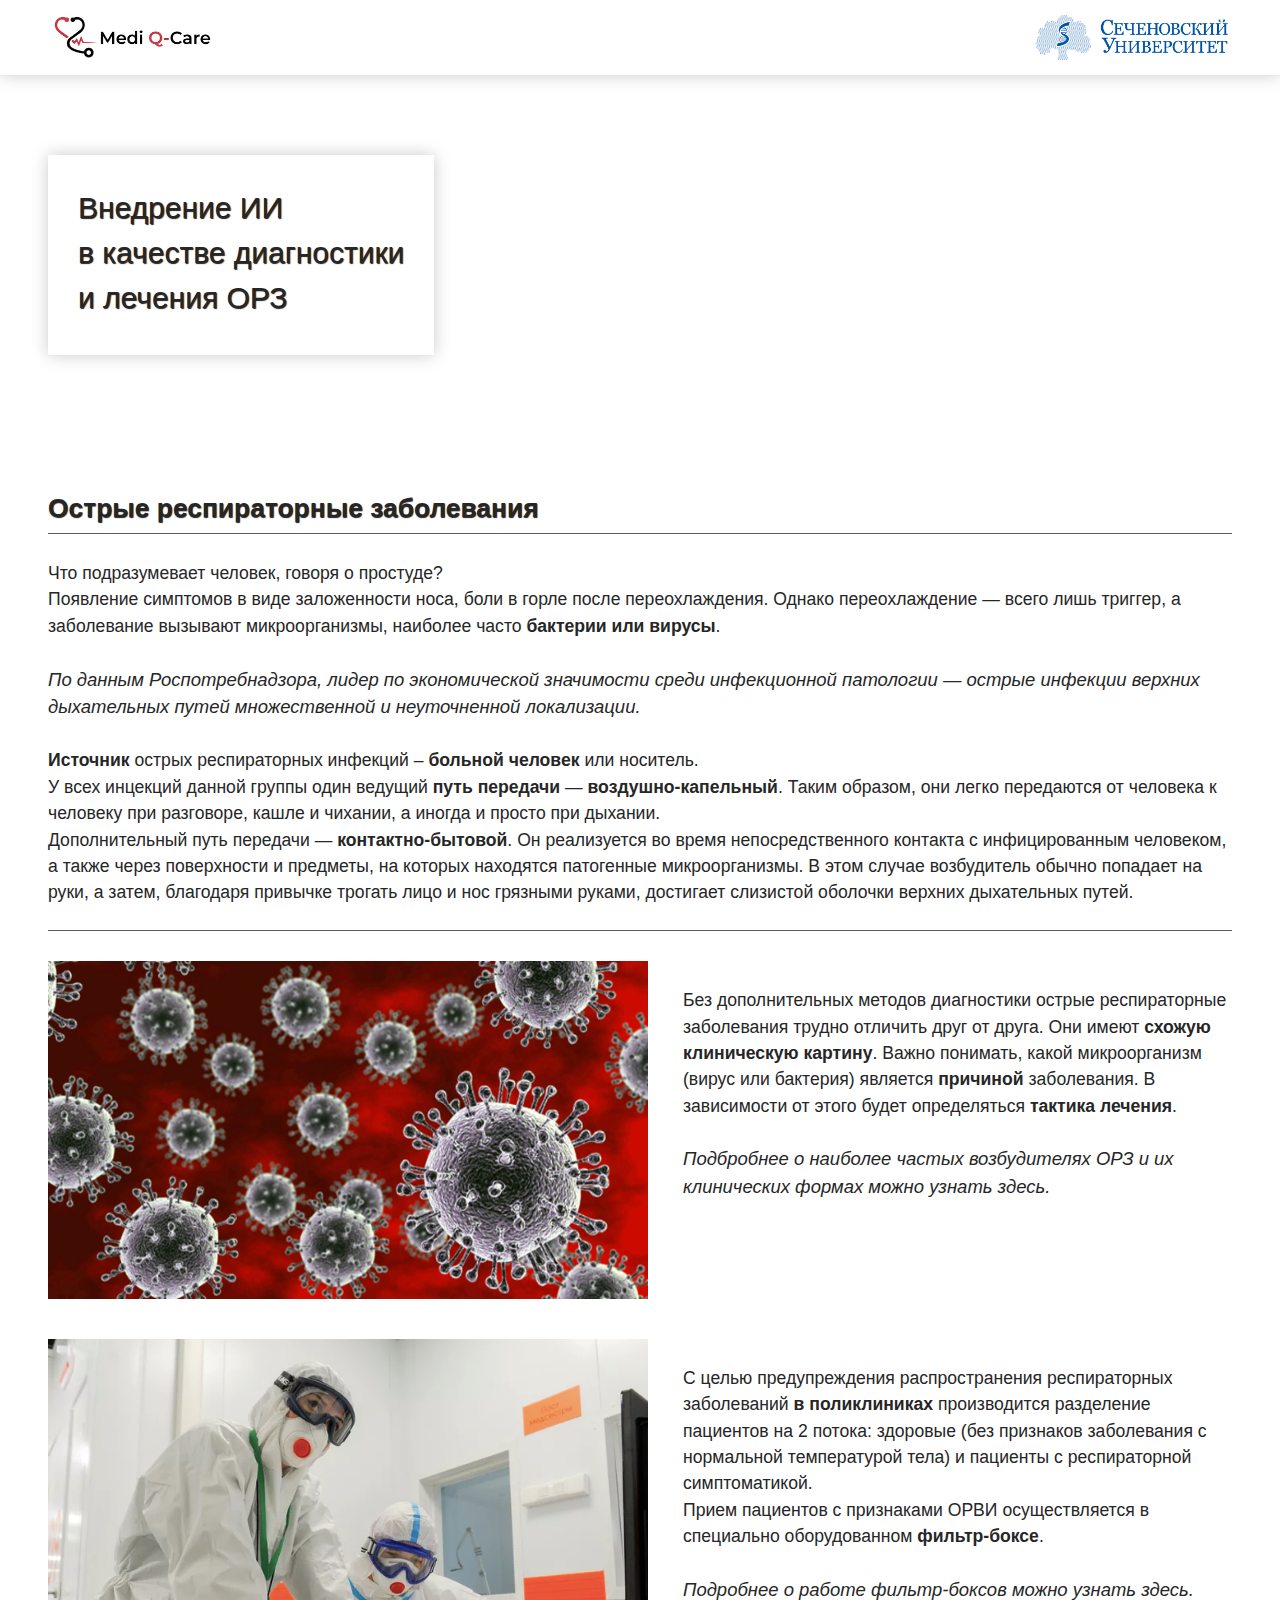
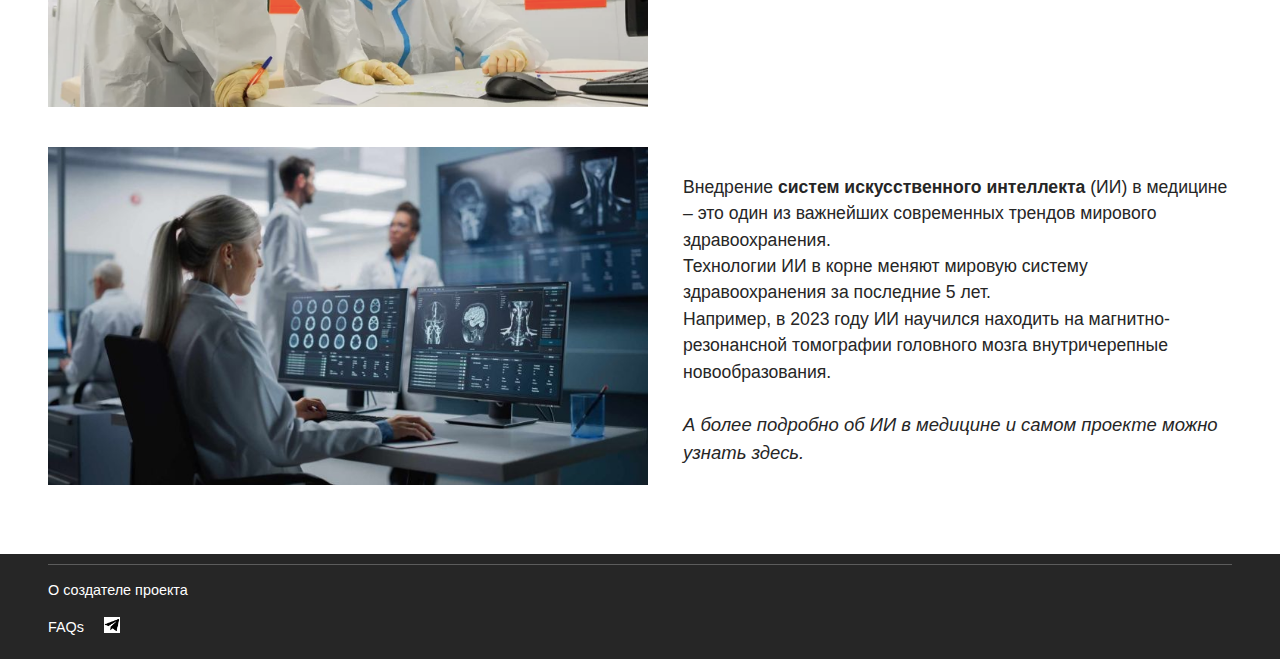
<file: index.html>
<!DOCTYPE html>
<html lang="ru">

<head>
  <meta charset="UTF-8">
  <link rel="stylesheet" href="CSS/!main.css">
  <title>ОРЗ</title>
</head>

<body>

  <div class="nav">
    <div class="nav-panel container">
      <div class="nav-logo">
        <a href="index.html"><img src="PHOTO/logomed.png"></a>
      </div>
      <div class="nav-cabinet">
        <a href="https://www.sechenov.ru"><img src="PHOTO/logosech.jpg"></a>
      </div>
    </div>
  </div>

  
</div>
  <div class="hero">
    <div class="container">
      <div class="hero-info">
        <h1>Внедрение ИИ <br>
        в качестве диагностики <br> 
        и лечения ОРЗ
        </h1>
        </div>
      </div>
    </div>
  

  <div class="container">
    <div class="shrift">
    <h2 class="stores-header"><b>Острые респираторные заболевания</b></h2>
    <hr class="footer-hr"></hr>
    <br>
   <div>Что подразумевает человек, говоря о простуде? <br> Появление симптомов в виде заложенности носа, боли в горле после переохлаждения. Однако переохлаждение — всего лишь триггер, а заболевание вызывают микроорганизмы, наиболее часто <strong>бактерии или вирусы</strong>.</div>
   <br>
   <div><i>По данным Роспотребнадзора, лидер по экономической значимости среди инфекционной патологии — острые инфекции верхних дыхательных путей множественной и неуточненной локализации.</i></div>
    <br>
   <div><strong>Источник</strong> острых респираторных инфекций – <strong>больной человек</strong> или носитель. </div>
    <div>У всех инцекций данной группы один ведущий <strong>путь передачи</strong> — <strong>воздушно-капельный</strong>. Таким образом, они легко передаются от человека к человеку при разговоре, кашле и чихании, а иногда и просто при дыхании.</div>
   <div>Дополнительный путь передачи — <strong>контактно-бытовой</strong>. Он реализуется во время непосредственного контакта с инфицированным человеком, а также через поверхности и предметы, на которых находятся патогенные микроорганизмы. В этом случае возбудитель обычно попадает на руки, а затем, благодаря привычке трогать лицо и нос грязными руками, достигает слизистой оболочки верхних дыхательных путей.</div> 
  </div>
  <br>
  <hr class="footer-hr"></hr>
   <div class="stores-cards">
      <a href="zaraza.html">
        <div class="stores-card-pic">
          <img src="PHOTO/zaraz.png">
        </div>
      </a>

      <a href="zaraza.html">
        <br>
        <div>Без дополнительных методов диагностики острые респираторные заболевания трудно отличить друг от друга. Они имеют <strong>схожую клиническую картину</strong>. Важно понимать, какой микроорганизм (вирус или бактерия) является <strong>причиной</strong> заболевания. 
        В зависимости от этого будет определяться <strong>тактика лечения</strong>.</div>
      <div><br><i>Подбробнее о наиболее частых возбудителях ОРЗ и их клинических формах можно узнать здесь.</i></div>
      </a>
      
      <a href="filtrbox.html">
        <div class="stores-card-pic">
          <img src="PHOTO/box.png">
        </div>
      </a>

      <a href="filtrbox.html">
      <br>
      <div>С целью предупреждения распространения респираторных заболеваний <strong>в поликлиниках</strong> производится разделение пациентов на 2 потока: здоровые (без признаков заболевания с нормальной температурой тела) и пациенты с респираторной симптоматикой. <br>Прием пациентов с признаками ОРВИ осуществляется в специально оборудованном <strong>фильтр-боксе</strong>.</div>
      <div><br><i>Подробнее о работе фильтр-боксов можно узнать здесь.</i></div>       
      </a>
      
      <a href="iscint.html">
        <div class="stores-card-pic">
          <img src="PHOTO/isc.png">
        </div>
      </a>

      <a href="iscint.html">
       <br> <div>Внедрение <strong>систем искусственного интеллекта</strong> (ИИ) в медицине – это один из важнейших современных трендов мирового здравоохранения. </div>
      <div>Технологии ИИ в корне меняют мировую систему здравоохранения за последние 5 лет.</div>
       <div>Например, в 2023 году ИИ научился находить на магнитно-резонансной томографии головного мозга внутричерепные новообразования.</div>
       <div><br><i>А более подробно об ИИ в медицине и самом проекте можно узнать здесь.</i></div>
      </a>
    </div>
  </div>

  <br>

  <div class="footer">
    <div class="container">
      <hr class="footer-hr"></hr>
      <div class="footer-links"><a href="artem.html">О создателе проекта</a></div>
      <div class="footer-links"><a href="http://t.me/mrblackarty">FAQs</a><img src="PHOTO/teleg.png"></div>
    </div>
  </div>

</body>
</html>
</file>
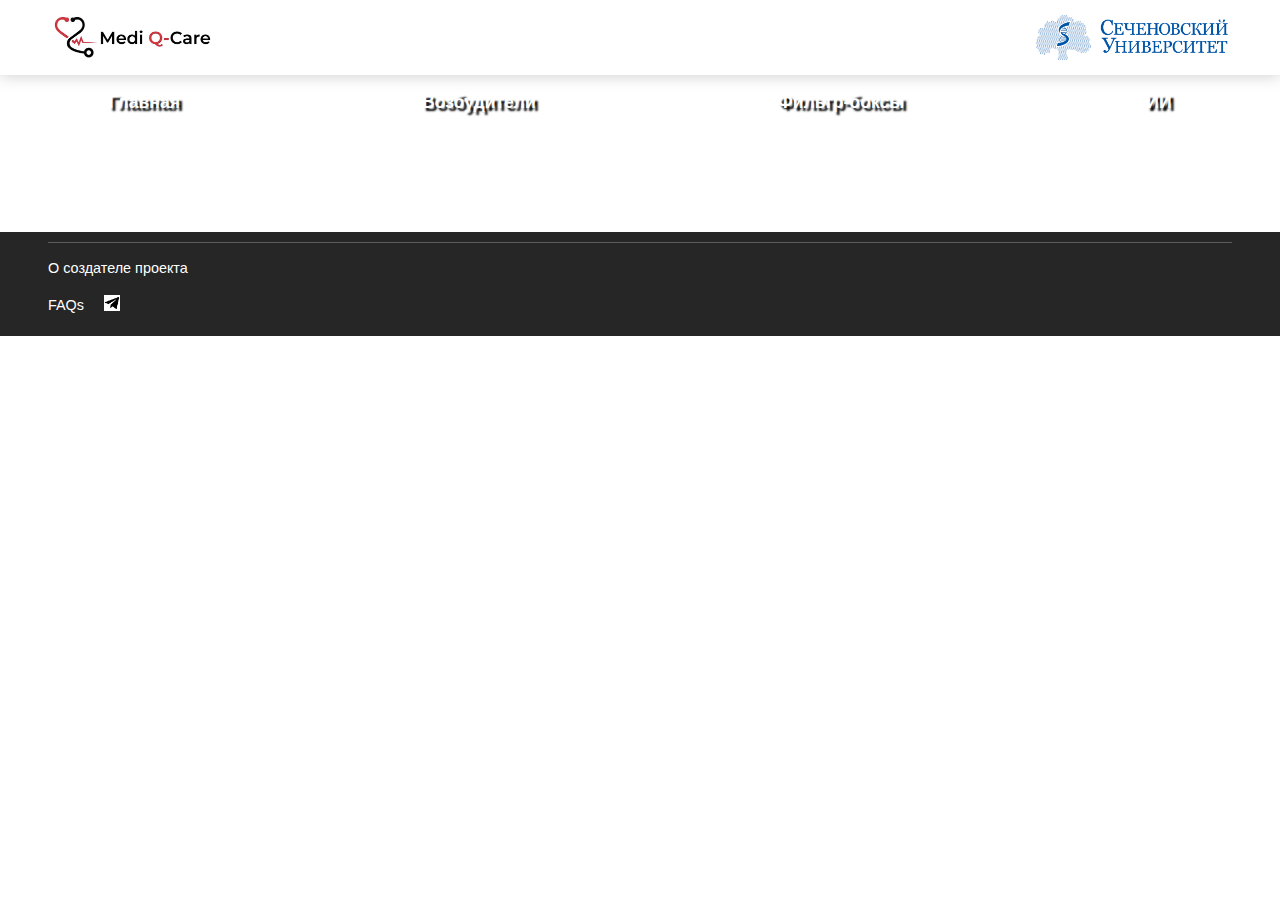
<file: artem.html>
<!DOCTYPE html>
<html lang="ru">

<head>
  <meta charset="UTF-8">
  <link rel="stylesheet" href="CSS/!main.css">
  <title>О команде</title>
</head>

<body>

  <div class="nav">
    <div class="nav-panel container">
      <div class="nav-logo">
        <a href="index.html"><img src="PHOTO/logomed.png"></a>
      </div>
      <div class="nav-cabinet">
        <a href="https://www.sechenov.ru"><img src="PHOTO/logosech.jpg"></a>
      </div>
    </div>
  </div>

  <div class="stranici">
    <div class="tabs1"><a href="index.html"><b>Главная</b></a></div> 
    <div class="tabs2"><a href="zaraza.html"><b>Возбудители</b></a></div>
    <div class="tabs3"><a href="filtrbox.html"><b>Фильтр-боксы</b></a></div>
    <div class="tabs3"><a href="iscint.html"><b>ИИ</b></a></div>
  </div>

<br>

<div class="container" class="stores-cards">

</div>

<br>
<br>

<div class="footer">
  <div class="container">
    <hr class="footer-hr"></hr>
    <div class="footer-links"><a href="artem.html">О создателе проекта</a></div>
    <div class="footer-links"><a href="http://t.me/mrblackarty">FAQs</a><img src="PHOTO/teleg.png"></div>
  </div>
</div>

</body>
</file>
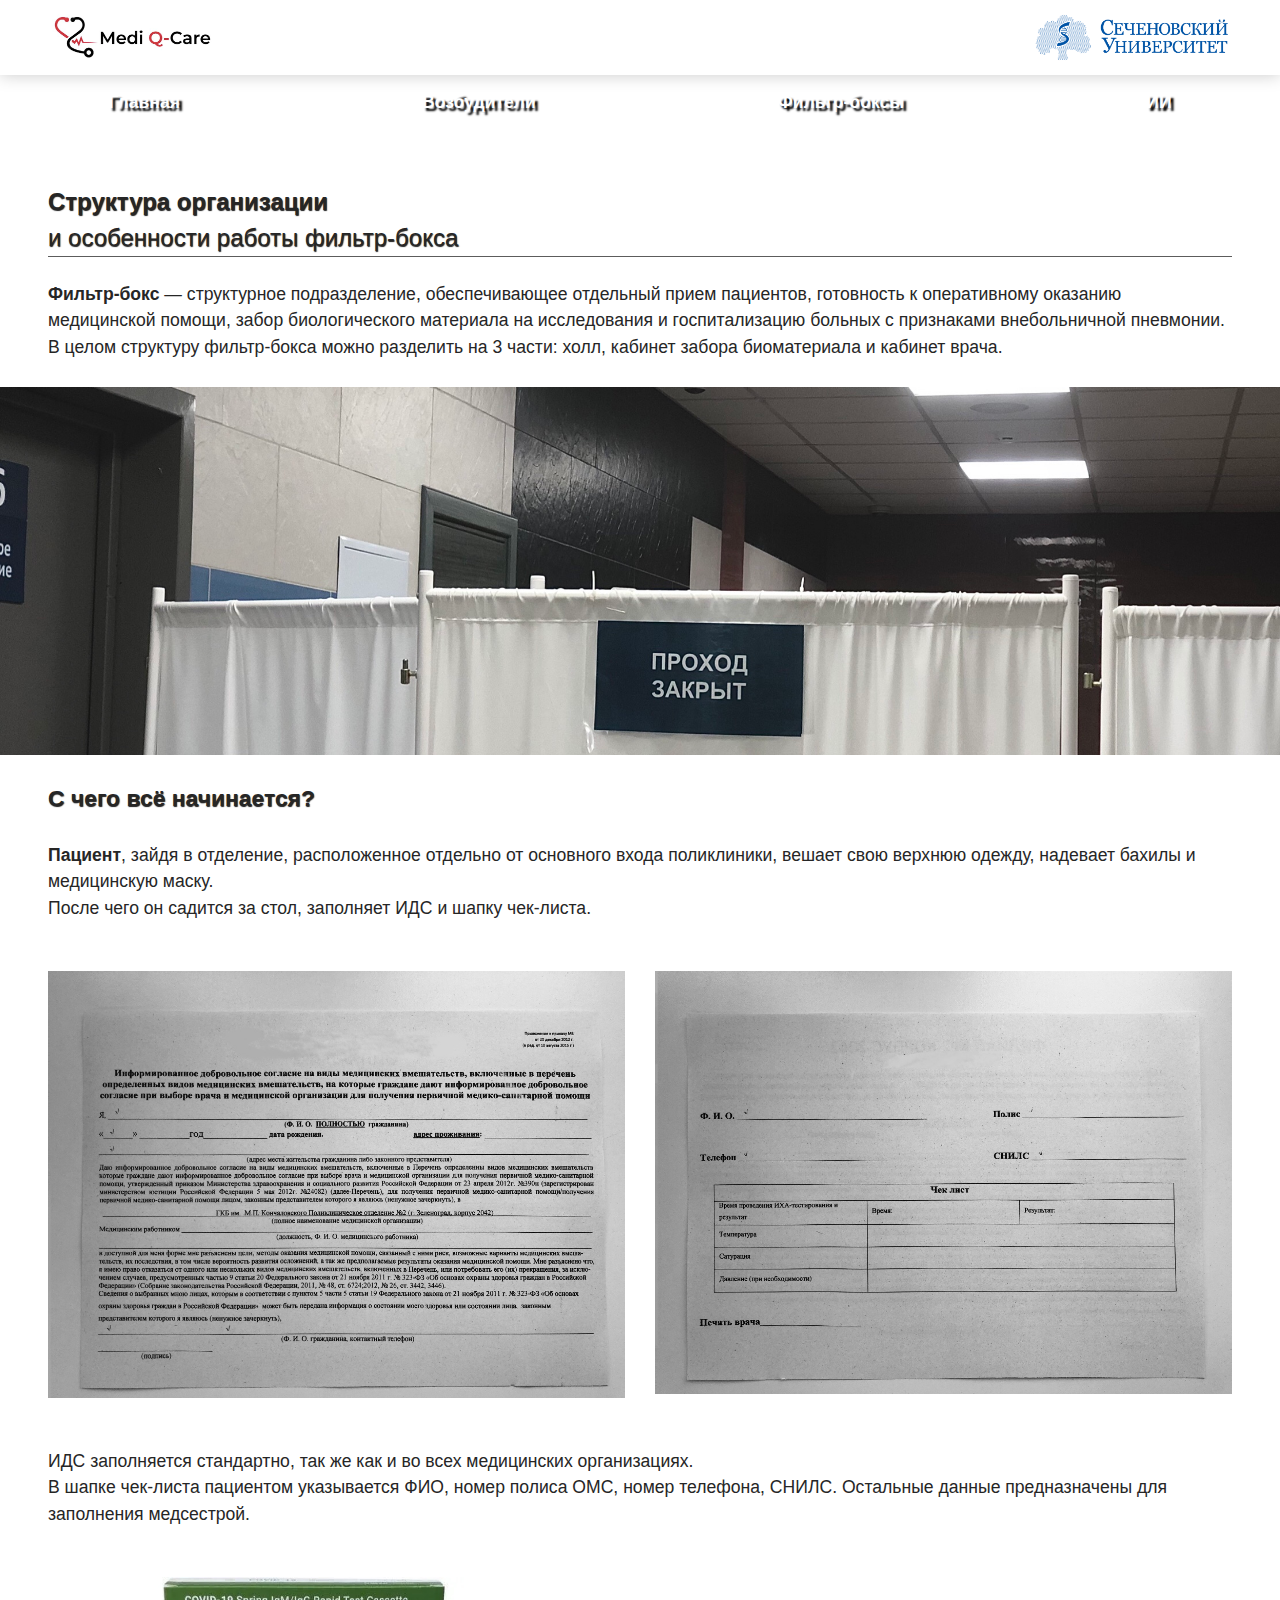
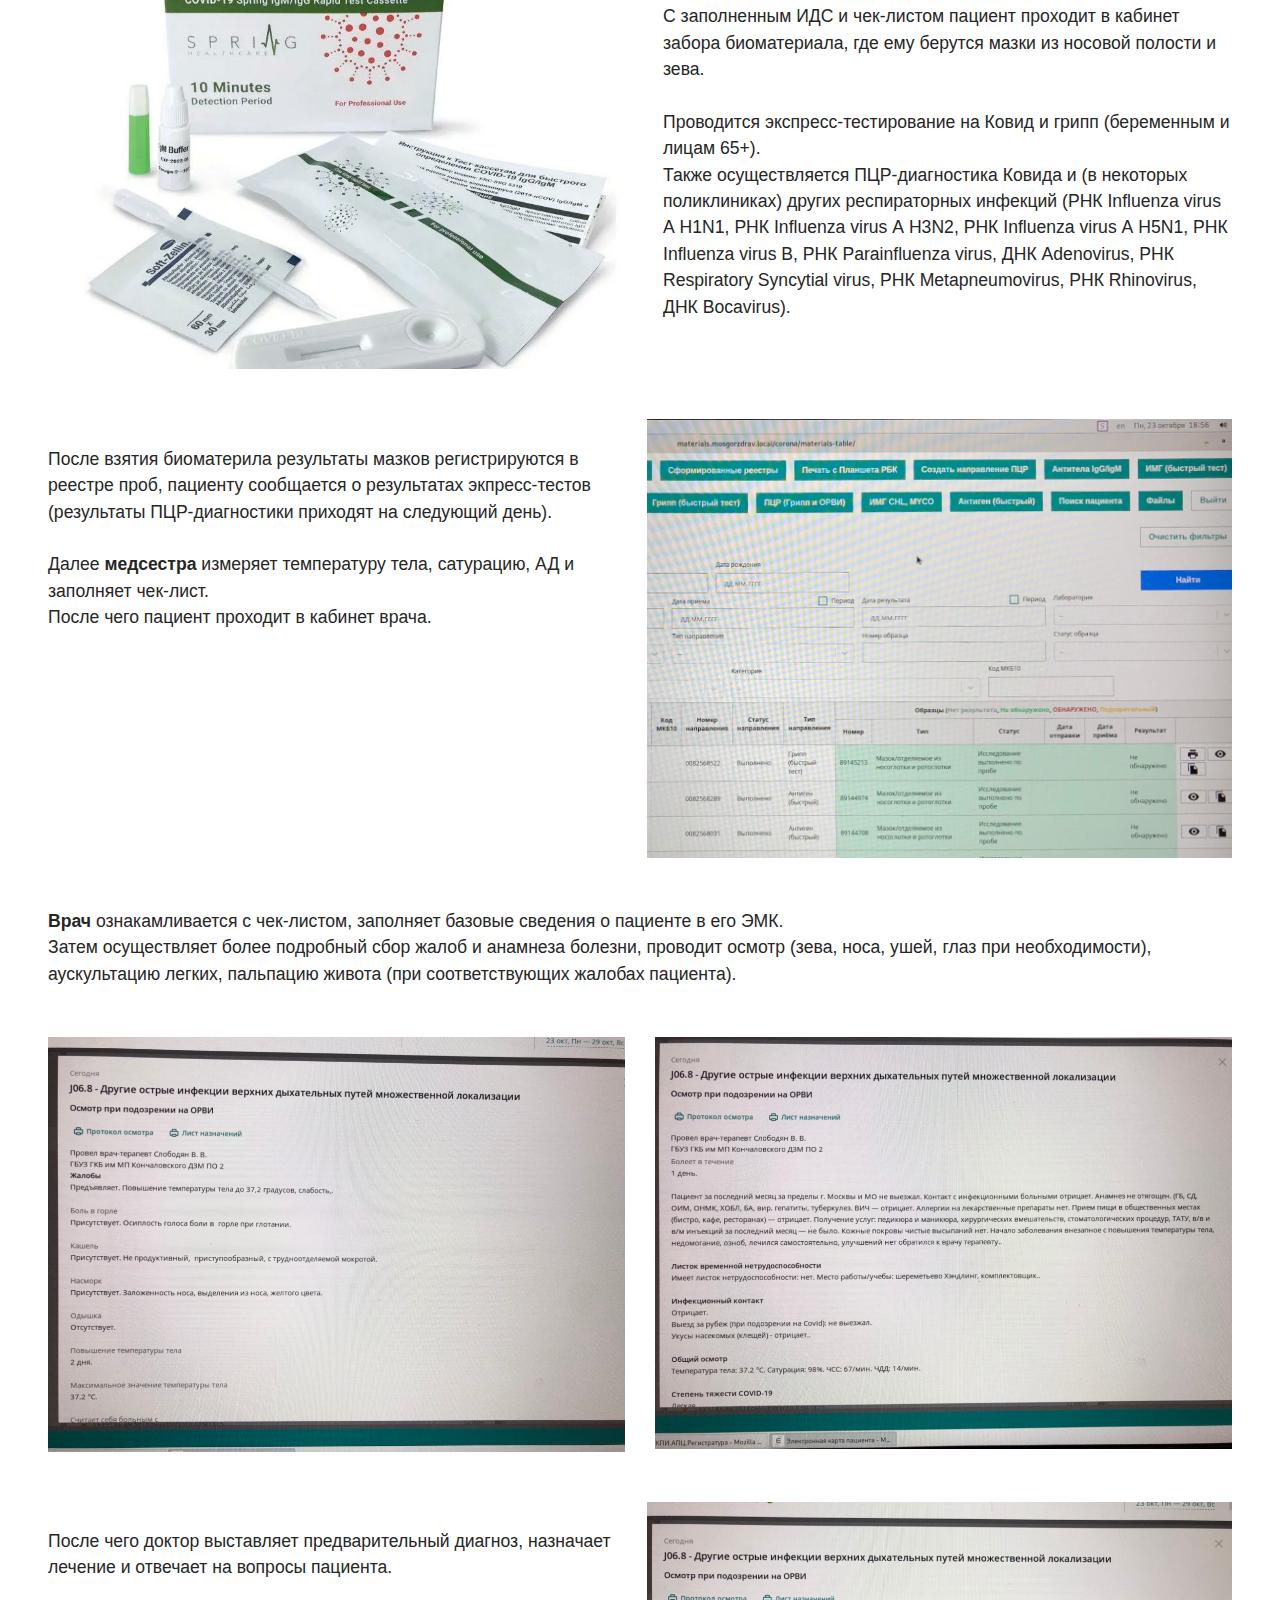
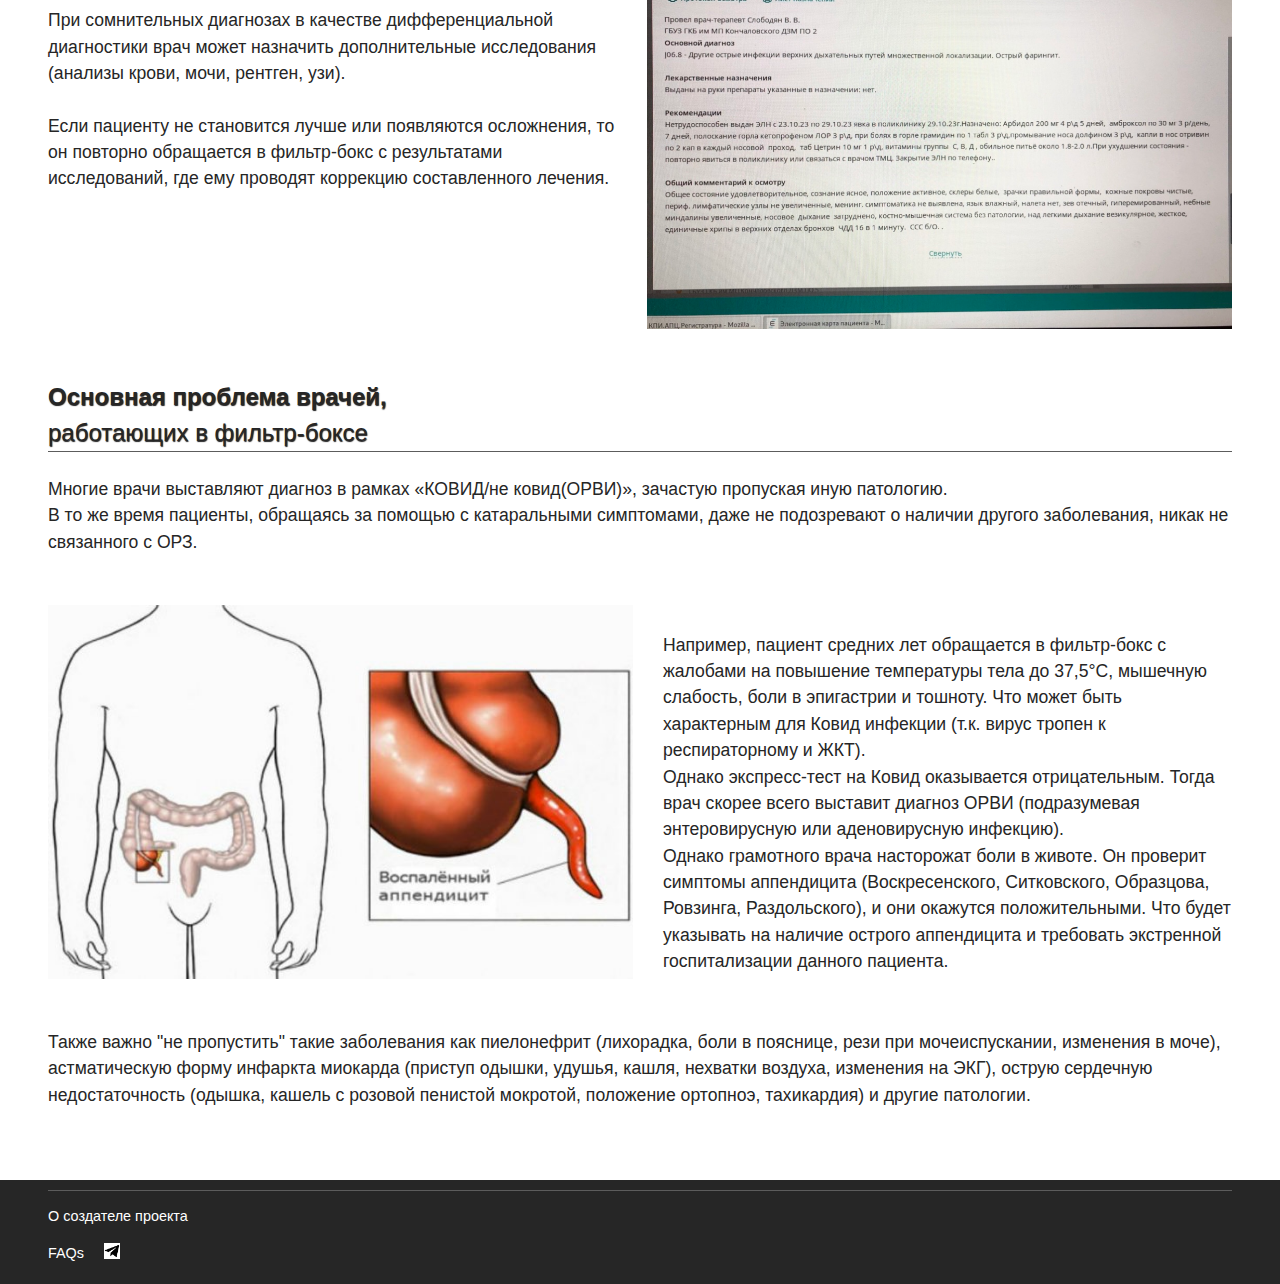
<file: filtrbox.html>
<!DOCTYPE html>
<html lang="ru">

<head>
  <meta charset="UTF-8">
  <link rel="stylesheet" href="CSS/!main.css">
  <title>Возбудители ОРЗ</title>
</head>

<body>

  <div class="nav">
    <div class="nav-panel container">
      <div class="nav-logo">
        <a href="index.html"><img src="PHOTO/logomed.png"></a>
      </div>
      <div class="nav-cabinet">
        <a href="https://www.sechenov.ru"><img src="PHOTO/logosech.jpg"></a>
      </div>
    </div>
  </div>

  <div class="stranici">
    <div class="tabs1"><a href="index.html"><b>Главная</b></a></div> 
    <div class="tabs2"><a href="zaraza.html"><b>Возбудители</b></a></div>
    <div class="tabs3"><a href="filtrbox.html"><b>Фильтр-боксы</b></a></div>
    <div class="tabs3"><a href="iscint.html"><b>ИИ</b></a></div>
  </div>
  
<br>
<div class="container">
     <h2><strong>Структура организации</strong></h2>
     <h3>и особенности работы фильтр-бокса</h3>
     <hr class="footer-hr"></hr>
     <br>
</div>

<div class="shrift">
<div class="container">
  <div><b>Фильтр-бокс</b> — структурное подразделение, обеспечивающее отдельный прием пациентов, готовность к оперативному оказанию медицинской помощи, забор биологического материала на исследования и госпитализацию больных с признаками внебольничной пневмонии.<br>
  В целом структуру фильтр-бокса можно разделить на 3 части: холл, кабинет забора биоматериала и кабинет врача.</div>
</div>
<br>
<div class="stores-card-pic">
  <img src="PHOTO/f1.jpg">
</div>
<br>
<div class="container">
  <div><h4><b>С чего всё начинается?</b></h4><br>
  <b>Пациент</b>, зайдя в отделение, расположенное отдельно от основного входа поликлиники, вешает свою верхнюю одежду, надевает бахилы и медицинскую маску.
  <br>После чего он садится за стол, заполняет ИДС и шапку чек-листа.</div>
 <div class="storus-cordus">
  <div class="stores-card-pic">
    <img src="PHOTO/f2.jpg">
  </div>
  <div class="stores-card-pic">
      <img src="PHOTO/f3.jpg">
  </div>
 </div>
  <div>ИДС заполняется стандартно, так же как и во всех медицинских организациях. 
    <br>В шапке чек-листа пациентом указывается ФИО, номер полиса ОМС, номер телефона, СНИЛС. Остальные данные предназначены для заполнения медсестрой.</div>
  
  <div class="storus-cordus1">
    <div class="stores-card-pic">
      <img src="PHOTO/f4.jpg">
      </div>

 <div><br>С заполненным ИДС и чек-листом пациент проходит в кабинет забора биоматериала, где ему берутся мазки из носовой полости и зева. <br>
  <br>Проводится экспресс-тестирование на Ковид и грипп (беременным и лицам 65+). <br>Также осуществляется ПЦР-диагностика Ковида и (в некоторых поликлиниках) других респираторных инфекций (РНК Influenza virus А H1N1,  РНК Influenza virus А H3N2, РНК Influenza virus А H5N1, РНК Influenza virus В, РНК Parainfluenza virus, ДНК Adenovirus, РНК Respiratory Syncytial virus, РНК Metapneumovirus, РНК Rhinovirus, ДНК Bocavirus). </div>
  </div>

  <div class="storus-cordus2">
  <div><br>После взятия биоматерила результаты мазков регистрируются в реестре проб, пациенту сообщается о результатах экпресс-тестов (результаты ПЦР-диагностики приходят на следующий день).<br><br>
  Далее <b>медсестра</b> измеряет температуру тела, сатурацию, АД и заполняет чек-лист. <br>
  После чего пациент проходит в кабинет врача.</div>
  <div class="stores-card-pic">
    <img src="PHOTO/f5.jpg">
    </div>
  </div>

  <div><b>Врач</b> ознакамливается с чек-листом, заполняет базовые сведения о пациенте в его ЭМК. <br>
  Затем осуществляет более подробный сбор жалоб и анамнеза болезни, проводит осмотр (зева, носа, ушей, глаз при необходимости), аускультацию легких, пальпацию живота (при соответствующих жалобах пациента).</div>

  <div class="storus-cordus">
    <div class="stores-card-pic">
      <img src="PHOTO/f6.jpg">
      </div>
      <div class="stores-card-pic">
        <img src="PHOTO/f7.jpg">
        </div>
  </div>
  <div class="storus-cordus2">
  <div><br>После чего доктор выставляет предварительный диагноз, назначает лечение и отвечает на вопросы пациента.
  <br><br>При сомнительных диагнозах в качестве дифференциальной диагностики врач может назначить дополнительные исследования (анализы крови, мочи, рентген, узи).
  <br><br>Если пациенту не становится лучше или появляются осложнения, то он повторно обращается в фильтр-бокс с результатами исследований, где ему проводят коррекцию составленного лечения.</div>
  <div class="stores-card-pic">
    <img src="PHOTO/f8.jpg">
    </div>
  </div>
  </div>
</div>
 <div class="container">
  <h2><strong>Основная проблема врачей,</strong></h2>
    <h3>работающих в фильтр-боксе</h3>
    <hr class="footer-hr"></hr>
    <br>
   <div class="shrift">
  <div>Многие врачи выставляют диагноз в рамках «КОВИД/не ковид(ОРВИ)», зачастую пропуская иную патологию.<br>
  В то же время пациенты, обращаясь за помощью с катаральными симптомами, даже не подозревают о наличии другого заболевания, никак не связанного с ОРЗ.</div>
  <div class="storus-cordus1">
    <div class="stores-card-pic">
      <img src="PHOTO/f9.jpg">
      </div>
  <div><br>Например, пациент средних лет обращается в фильтр-бокс с жалобами на повышение температуры тела до 37,5°С, мышечную слабость, боли в эпигастрии и тошноту. Что может быть характерным для Ковид инфекции (т.к. вирус тропен к респираторному и ЖКТ).<br> Однако экспресс-тест на Ковид оказывается отрицательным. Тогда врач скорее всего выставит диагноз ОРВИ (подразумевая энтеровирусную или аденовирусную инфекцию).
  <br>Однако грамотного врача насторожат боли в животе. Он проверит симптомы аппендицита (Воскресенского, Ситковского, Образцова, Ровзинга, Раздольского), и они окажутся положительными. Что будет указывать на наличие острого аппендицита и требовать экстренной госпитализации данного пациента. </div>
</div>
  <div>Также важно "не пропустить" такие заболевания как пиелонефрит (лихорадка, боли в пояснице, рези при мочеиспускании, изменения в моче), 
  астматическую форму инфаркта миокарда (приступ одышки, удушья, кашля, нехватки воздуха, изменения на ЭКГ), 
  острую сердечную недостаточность (одышка, кашель с розовой пенистой мокротой, положение ортопноэ, тахикардия) и другие патологии.</div>
</div>
</div>
<br>
<br>
<br>

<div class="footer">
  <div class="container">
    <hr class="footer-hr"></hr>
    <div class="footer-links"><a href="artem.html">О создателе проекта</a></div>
    <div class="footer-links"><a href="http://t.me/mrblackarty">FAQs</a><img src="PHOTO/teleg.png"></div>
  </div>
</div>

</body>
</html>
</file>
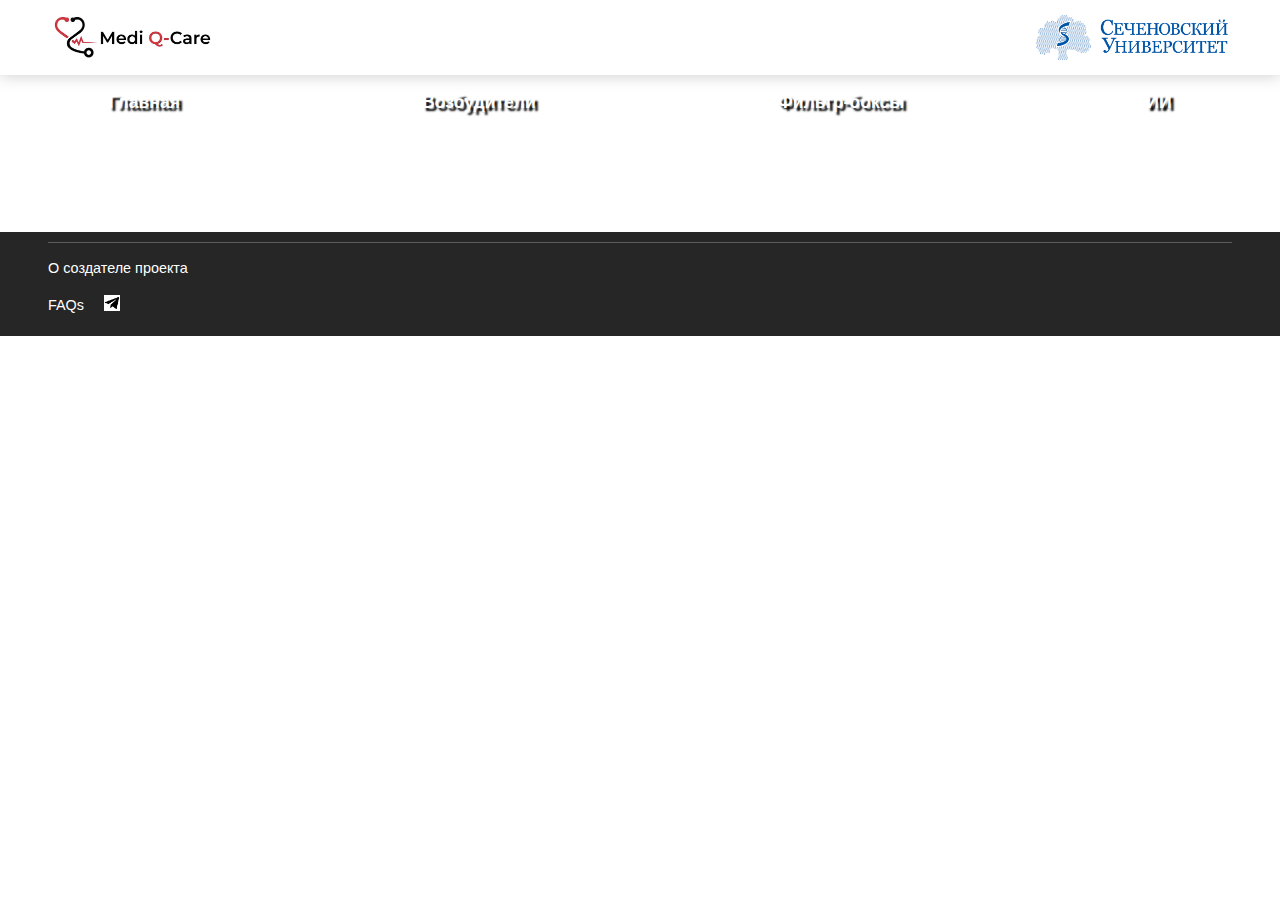
<file: iscint.html>
<!DOCTYPE html>
<html lang="ru">

<head>
  <meta charset="UTF-8">
  <link rel="stylesheet" href="CSS/!main.css">
  <title>ИИ в медицине</title>
</head>

<body>

  <div class="nav">
    <div class="nav-panel container">
      <div class="nav-logo">
        <a href="index.html"><img src="PHOTO/logomed.png"></a>
      </div>
      <div class="nav-cabinet">
        <a href="https://www.sechenov.ru"><img src="PHOTO/logosech.jpg"></a>
      </div>
    </div>
  </div>

  <div class="stranici">
    <div class="tabs1"><a href="index.html"><b>Главная</b></a></div> 
    <div class="tabs2"><a href="zaraza.html"><b>Возбудители</b></a></div>
    <div class="tabs3"><a href="filtrbox.html"><b>Фильтр-боксы</b></a></div>
    <div class="tabs3"><a href="iscint.html"><b>ИИ</b></a></div>
  </div>

<br>

<div class="container" class="stores-cards">

</div>

<br>
<br>

<div class="footer">
  <div class="container">
    <hr class="footer-hr"></hr>
    <div class="footer-links"><a href="artem.html">О создателе проекта</a></div>
    <div class="footer-links"><a href="http://t.me/mrblackarty">FAQs</a><img src="PHOTO/teleg.png"></div>
  </div>
</div>

</body>
</html>
</file>
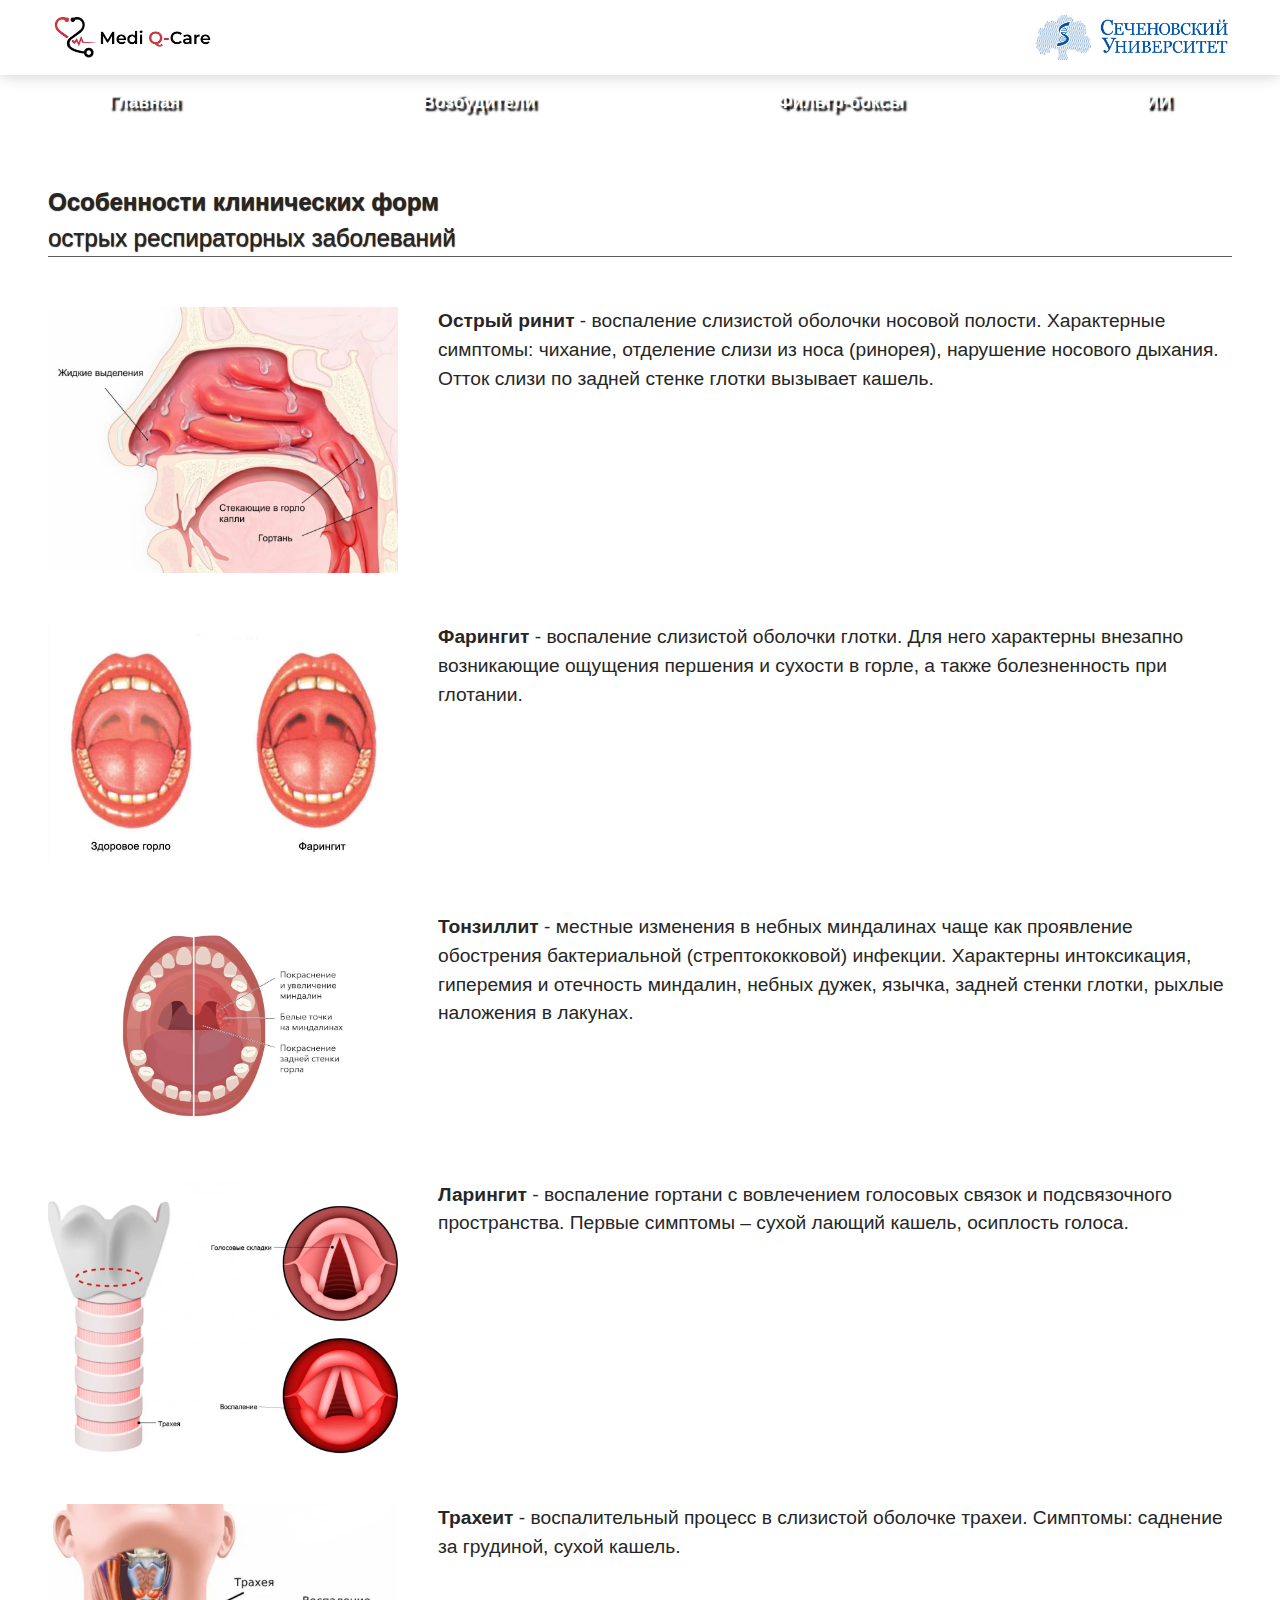
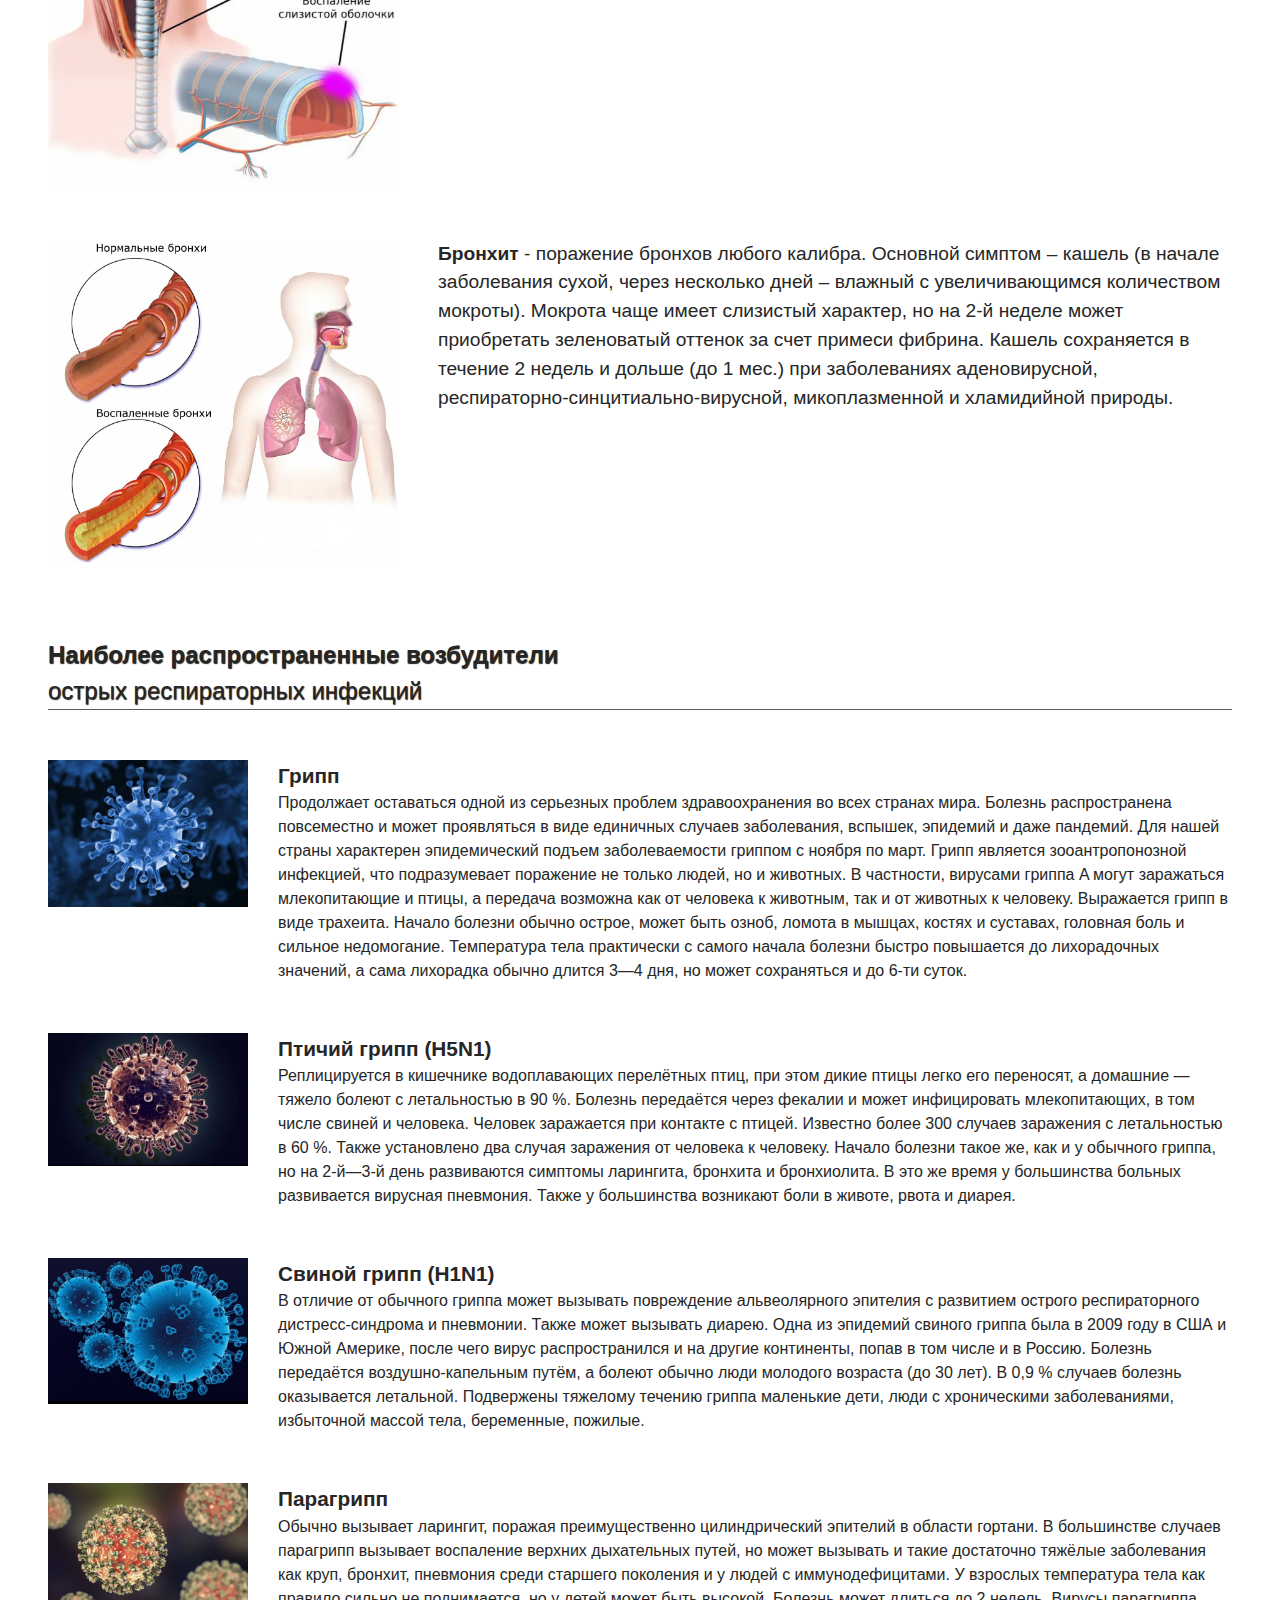
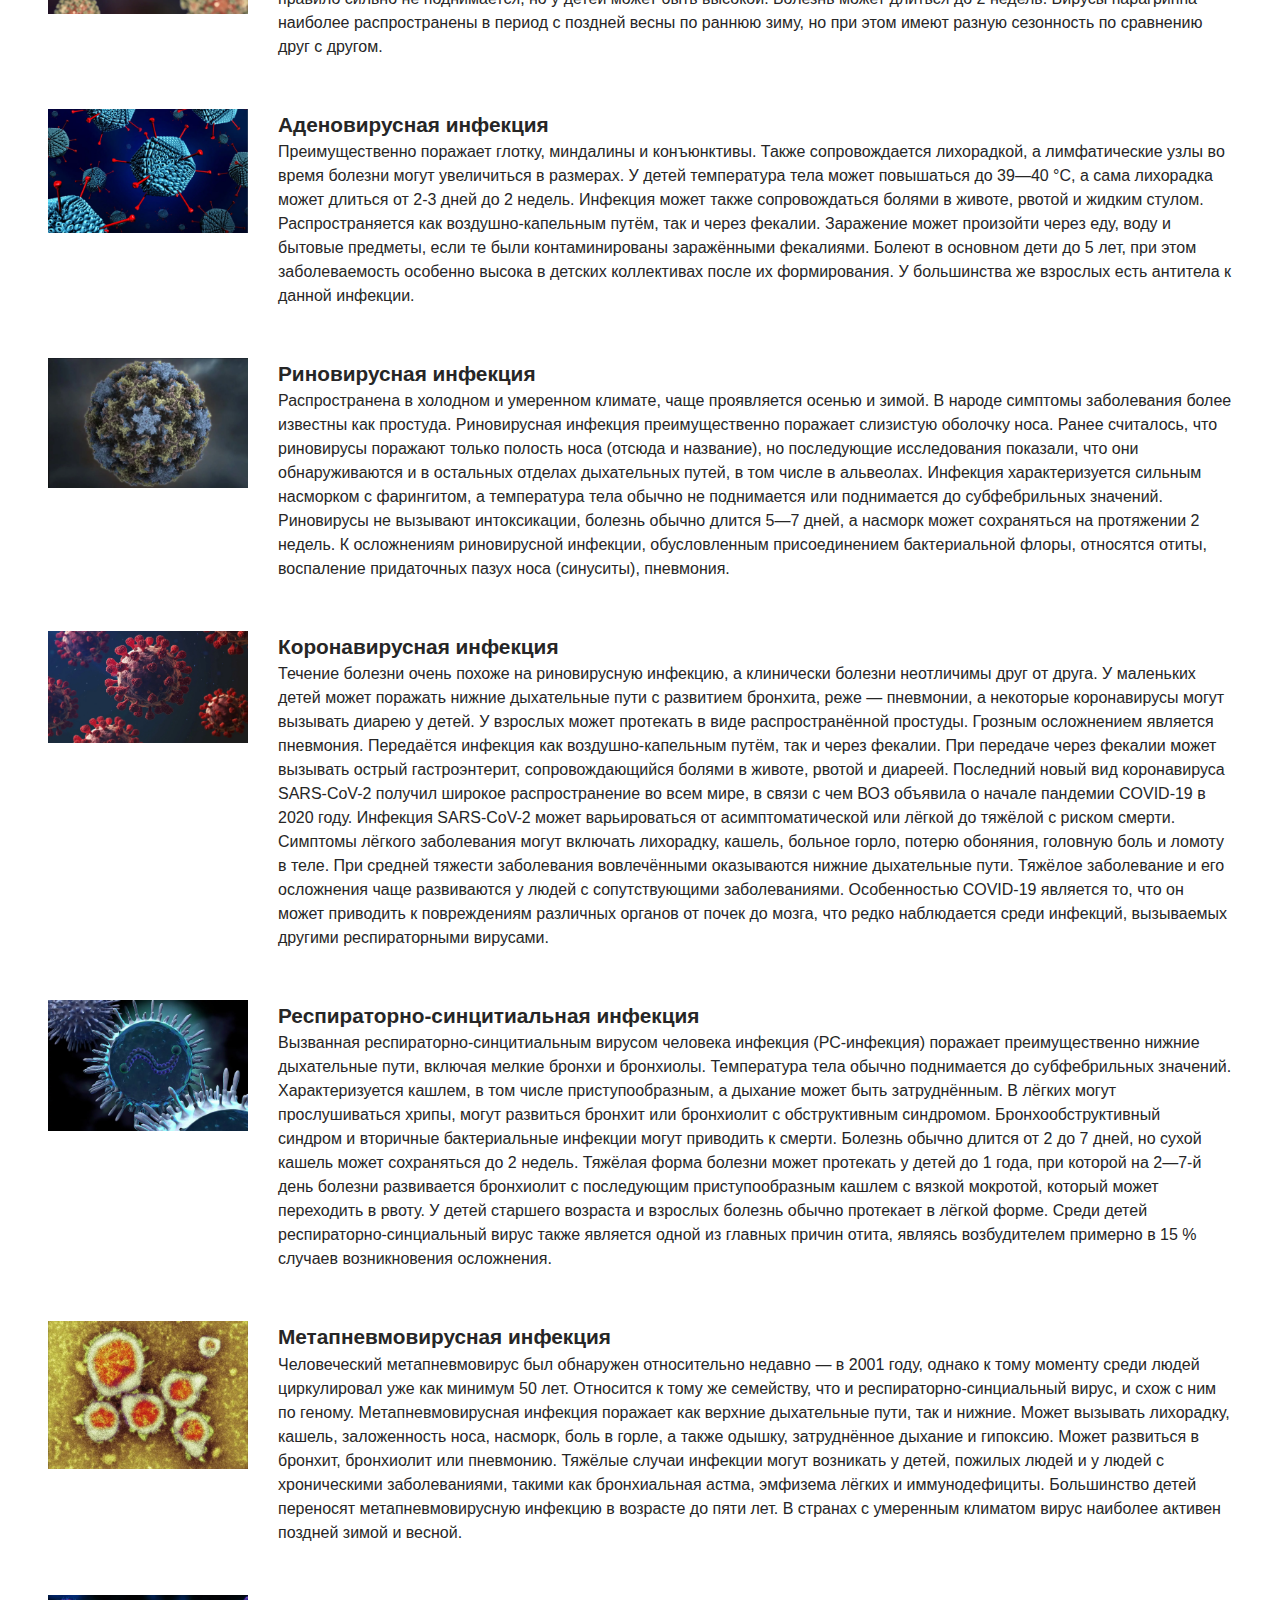
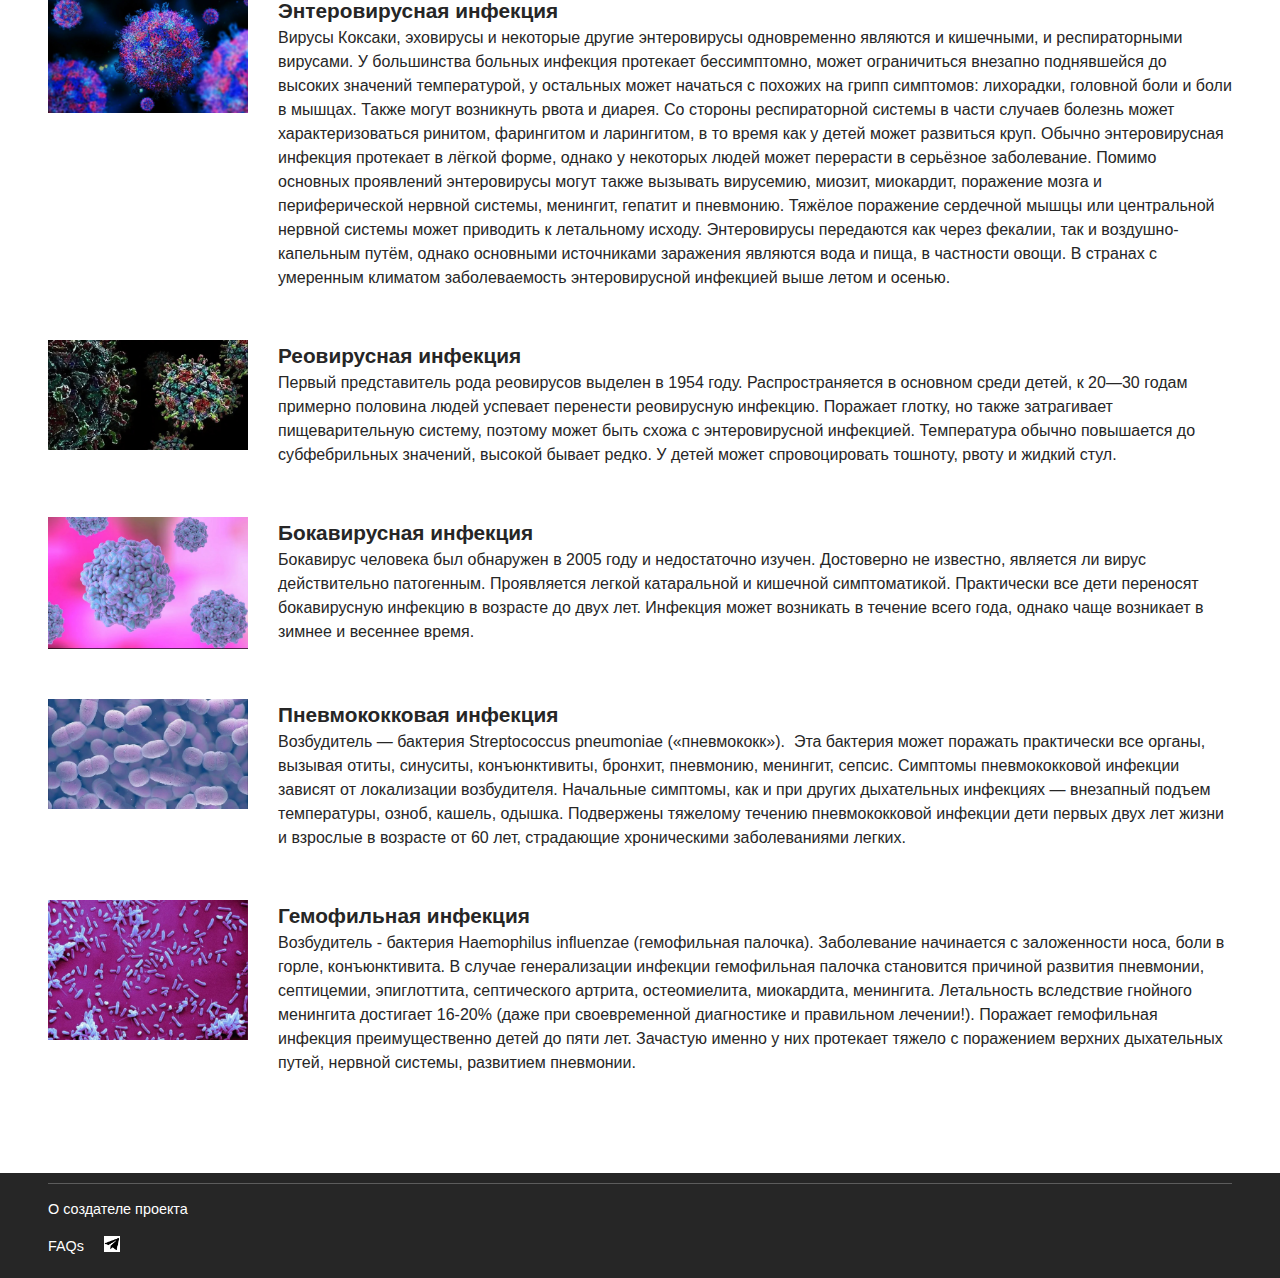
<file: zaraza.html>
<!DOCTYPE html>
<html lang="ru">

<head>
  <meta charset="UTF-8">
  <link rel="stylesheet" href="CSS/!main.css">
  <title>Возбудители ОРЗ</title>
</head>

<body>

  <div class="nav">
    <div class="nav-panel container">
      <div class="nav-logo">
        <a href="index.html"><img src="PHOTO/logomed.png"></a>
      </div>
      <div class="nav-cabinet">
        <a href="https://www.sechenov.ru"><img src="PHOTO/logosech.jpg"></a>
      </div>
    </div>
  </div>

  <div class="stranici">
    <div class="tabs1"><a href="index.html"><b>Главная</b></a></div> 
    <div class="tabs2"><a href="zaraza.html"><b>Возбудители</b></a></div>
    <div class="tabs3"><a href="filtrbox.html"><b>Фильтр-боксы</b></a></div>
    <div class="tabs3"><a href="iscint.html"><b>ИИ</b></a></div>
  </div>

  <div class="container">
 <br>
    <h2><strong>Особенности клинических форм </strong></h2>
    <h3>острых респираторных заболеваний</h3>
    <hr class="footer-hr"></hr>

    <div class="stores-cordis">
      <div class="stores-card-pic">
      <img src="PHOTO/1.jpg">
      </div>
      <div><b>Острый ринит</b> - воспаление слизистой оболочки носовой полости. Характерные симптомы: чихание, отделение слизи из носа (ринорея), нарушение носового дыхания. Отток слизи по задней стенке глотки вызывает кашель.</div>
      <div class="stores-card-pic">
      <img src="PHOTO/2.jpg">
      </div>
      <div><b>Фарингит</b> - воспаление слизистой оболочки глотки. Для него характерны внезапно возникающие ощущения першения и сухости в горле, а также болезненность при глотании.</div>
      <div class="stores-card-pic">
      <img src="PHOTO/3.jpg">
      </div>
      <div><b>Тонзиллит</b> - местные изменения в небных миндалинах чаще как проявление обострения бактериальной (стрептококковой) инфекции. Характерны интоксикация, гиперемия и отечность миндалин, небных дужек, язычка, задней стенки глотки, рыхлые наложения в лакунах.</div>
      <div class="stores-card-pic">
      <img src="PHOTO/4.jpg">
      </div>
      <div><b>Ларингит</b> - воспаление гортани с вовлечением голосовых связок и подсвязочного пространства. Первые симптомы – сухой лающий кашель, осиплость голоса.</div>
      <div class="stores-card-pic">
      <img src="PHOTO/5.jpg">
      </div>
      <div><b>Трахеит</b> - воспалительный процесс в слизистой оболочке трахеи. Симптомы: саднение за грудиной, сухой кашель.</div>
      <div class="stores-card-pic">
      <img src="PHOTO/6.jpg">
      </div>
      <div><b>Бронхит</b> - поражение бронхов любого калибра. Основной симптом – кашель (в начале заболевания сухой, через несколько дней – влажный с увеличивающимся количеством мокроты). Мокрота чаще имеет слизистый характер, но на 2-й неделе может приобретать зеленоватый оттенок за счет примеси фибрина. Кашель сохраняется в течение 2 недель и дольше (до 1 мес.) при заболеваниях аденовирусной, респираторно-синцитиально-вирусной, микоплазменной и хламидийной природы.</div>
    </div>
    <br>

    <h2><strong>Наиболее распространенные возбудители</strong></h2>
    <h3>острых респираторных инфекций</h3>
    <hr class="footer-hr"></hr>

    <div class="stores-cordes">
      <div class="stores-card-pic">
      <img src="PHOTO/11.jpg">
      </div>
      <div><b>Грипп</b><br> Продолжает оставаться одной из серьезных проблем здравоохранения во всех странах мира. Болезнь распространена повсеместно и может проявляться в виде единичных случаев заболевания, вспышек, эпидемий и даже пандемий. Для нашей страны характерен эпидемический подъем заболеваемости гриппом с ноября по март. 
        Грипп является зооантропонозной инфекцией, что подразумевает поражение не только людей, но и животных. В частности, вирусами гриппа A могут заражаться млекопитающие и птицы, а передача возможна как от человека к животным, так и от животных к человеку. 
        Выражается грипп в виде трахеита.
        Начало болезни обычно острое, может быть озноб, ломота в мышцах, костях и суставах, головная боль и сильное недомогание. Температура тела практически с самого начала болезни быстро повышается до лихорадочных значений, а сама лихорадка обычно длится 3—4 дня, но может сохраняться и до 6-ти суток.</div>
      <div class="stores-card-pic">
      <img src="PHOTO/12.jpg">
      </div>
      <div><b>Птичий грипп (H5N1)</b><br> Реплицируется в кишечнике водоплавающих перелётных птиц, при этом дикие птицы легко его переносят, а домашние — тяжело болеют с летальностью в 90 %. Болезнь передаётся через фекалии и может инфицировать млекопитающих, в том числе свиней и человека. Человек заражается при контакте с птицей. Известно более 300 случаев заражения с летальностью в 60 %. Также установлено два случая заражения от человека к человеку.
        Начало болезни такое же, как и у обычного гриппа, но на 2-й—3-й день развиваются симптомы ларингита, бронхита и бронхиолита. В это же время у большинства больных развивается вирусная пневмония. Также у большинства возникают боли в животе, рвота и диарея.</div>
      <div class="stores-card-pic">
      <img src="PHOTO/13.jpg">
      </div>
      <div><b>Свиной грипп (H1N1)</b><br> В отличие от обычного гриппа может вызывать повреждение альвеолярного эпителия с развитием острого респираторного дистресс-синдрома и пневмонии. Также может вызывать диарею.
        Одна из эпидемий свиного гриппа была в 2009 году в США и Южной Америке, после чего вирус распространился и на другие континенты, попав в том числе и в Россию. Болезнь передаётся воздушно-капельным путём, а болеют обычно люди молодого возраста (до 30 лет). В 0,9 % случаев болезнь оказывается летальной.
        Подвержены тяжелому течению гриппа маленькие дети, люди с хроническими заболеваниями, избыточной массой тела, беременные, пожилые. </div>
      <div class="stores-card-pic">
      <img src="PHOTO/14.jpg">
      </div>
      <div><b>Парагрипп</b><br> Обычно вызывает ларингит, поражая преимущественно цилиндрический эпителий в области гортани. В большинстве случаев парагрипп вызывает воспаление верхних дыхательных путей, но может вызывать и такие достаточно тяжёлые заболевания как круп, бронхит, пневмония среди старшего поколения и у людей с иммунодефицитами. У взрослых температура тела как правило сильно не поднимается, но у детей может быть высокой. Болезнь может длиться до 2 недель.
        Вирусы парагриппа наиболее распространены в период с поздней весны по раннюю зиму, но при этом имеют разную сезонность по сравнению друг с другом.</div>
      <div class="stores-card-pic">
      <img src="PHOTO/15.jpg">
      </div>
      <div><b>Аденовирусная инфекция</b><br> Преимущественно поражает глотку, миндалины и конъюнктивы. Также сопровождается лихорадкой, а лимфатические узлы во время болезни могут увеличиться в размерах. У детей температура тела может повышаться до 39—40 °C, а сама лихорадка может длиться от 2-3 дней до 2 недель. Инфекция может также сопровождаться болями в животе, рвотой и жидким стулом.
        Распространяется как воздушно-капельным путём, так и через фекалии. Заражение может произойти через еду, воду и бытовые предметы, если те были контаминированы заражёнными фекалиями. Болеют в основном дети до 5 лет, при этом заболеваемость особенно высока в детских коллективах после их формирования. У большинства же взрослых есть антитела к данной инфекции.</div>
      <div class="stores-card-pic">
      <img src="PHOTO/16.jpg">
      </div>
      <div><b>Риновирусная инфекция</b><br> Распространена в холодном и умеренном климате, чаще проявляется осенью и зимой. В народе симптомы заболевания более известны как простуда.
        Риновирусная инфекция преимущественно поражает слизистую оболочку носа. Ранее считалось, что риновирусы поражают только полость носа (отсюда и название), но последующие исследования показали, что они обнаруживаются и в остальных отделах дыхательных путей, в том числе в альвеолах. Инфекция характеризуется сильным насморком с фарингитом, а температура тела обычно не поднимается или поднимается до субфебрильных значений. Риновирусы не вызывают интоксикации, болезнь обычно длится 5—7 дней, а насморк может сохраняться на протяжении 2 недель.
        К осложнениям риновирусной инфекции, обусловленным присоединением бактериальной флоры, относятся отиты, воспаление придаточных пазух носа (синуситы), пневмония.</div>
      <div class="stores-card-pic">
      <img src="PHOTO/17.jpg">
      </div>
      <div><b>Коронавирусная инфекция</b><br> Течение болезни очень похоже на риновирусную инфекцию, а клинически болезни неотличимы друг от друга. У маленьких детей может поражать нижние дыхательные пути с развитием бронхита, реже — пневмонии, а некоторые коронавирусы могут вызывать диарею у детей. У взрослых может протекать в виде распространённой простуды. Грозным осложнением является пневмония.
        Передаётся инфекция как воздушно-капельным путём, так и через фекалии. При передаче через фекалии может вызывать острый гастроэнтерит, сопровождающийся болями в животе, рвотой и диареей.
        Последний новый вид коронавируса SARS-CoV-2 получил широкое распространение во всем мире, в связи с чем ВОЗ объявила о начале пандемии COVID-19 в 2020 году.
        Инфекция SARS-CoV-2 может варьироваться от асимптоматической или лёгкой до тяжёлой с риском смерти. Симптомы лёгкого заболевания могут включать лихорадку, кашель, больное горло, потерю обоняния, головную боль и ломоту в теле. При средней тяжести заболевания вовлечёнными оказываются нижние дыхательные пути. Тяжёлое заболевание и его осложнения чаще развиваются у людей с сопутствующими заболеваниями. Особенностью COVID-19 является то, что он может приводить к повреждениям различных органов от почек до мозга, что редко наблюдается среди инфекций, вызываемых другими респираторными вирусами.</div>
      <div class="stores-card-pic">
      <img src="PHOTO/18.jpg">
      </div>
      <div><b>Респираторно-синцитиальная инфекция</b><br> Вызванная респираторно-синцитиальным вирусом человека инфекция (РС-инфекция) поражает преимущественно нижние дыхательные пути, включая мелкие бронхи и бронхиолы. Температура тела обычно поднимается до субфебрильных значений. Характеризуется кашлем, в том числе приступообразным, а дыхание может быть затруднённым. В лёгких могут прослушиваться хрипы, могут развиться бронхит или бронхиолит с обструктивным синдромом. Бронхообструктивный синдром и вторичные бактериальные инфекции могут приводить к смерти. Болезнь обычно длится от 2 до 7 дней, но сухой кашель может сохраняться до 2 недель.
        Тяжёлая форма болезни может протекать у детей до 1 года, при которой на 2—7-й день болезни развивается бронхиолит с последующим приступообразным кашлем с вязкой мокротой, который может переходить в рвоту. У детей старшего возраста и взрослых болезнь обычно протекает в лёгкой форме. Среди детей респираторно-синциальный вирус также является одной из главных причин отита, являясь возбудителем примерно в 15 % случаев возникновения осложнения.</div>
      <div class="stores-card-pic">
      <img src="PHOTO/19.jpg">
      </div>
      <div><b>Метапневмовирусная инфекция</b><br> Человеческий метапневмовирус был обнаружен относительно недавно — в 2001 году, однако к тому моменту среди людей циркулировал уже как минимум 50 лет. Относится к тому же семейству, что и респираторно-синциальный вирус, и схож с ним по геному. Метапневмовирусная инфекция поражает как верхние дыхательные пути, так и нижние. Может вызывать лихорадку, кашель, заложенность носа, насморк, боль в горле, а также одышку, затруднённое дыхание и гипоксию. Может развиться в бронхит, бронхиолит или пневмонию.
        Тяжёлые случаи инфекции могут возникать у детей, пожилых людей и у людей с хроническими заболеваниями, такими как бронхиальная астма, эмфизема лёгких и иммунодефициты.
        Большинство детей переносят метапневмовирусную инфекцию в возрасте до пяти лет. В странах с умеренным климатом вирус наиболее активен поздней зимой и весной.</div>
      <div class="stores-card-pic">
      <img src="PHOTO/20.jpg">
      </div>
      <div><b>Энтеровирусная инфекция</b><br> Вирусы Коксаки, эховирусы и некоторые другие энтеровирусы одновременно являются и кишечными, и респираторными вирусами. У большинства больных инфекция протекает бессимптомно, может ограничиться внезапно поднявшейся до высоких значений температурой, у остальных может начаться с похожих на грипп симптомов: лихорадки, головной боли и боли в мышцах. Также могут возникнуть рвота и диарея. Со стороны респираторной системы в части случаев болезнь может характеризоваться ринитом, фарингитом и ларингитом, в то время как у детей может развиться круп.
        Обычно энтеровирусная инфекция протекает в лёгкой форме, однако у некоторых людей может перерасти в серьёзное заболевание. Помимо основных проявлений энтеровирусы могут также вызывать вирусемию, миозит, миокардит, поражение мозга и периферической нервной системы, менингит, гепатит и пневмонию. Тяжёлое поражение сердечной мышцы или центральной нервной системы может приводить к летальному исходу.
        Энтеровирусы передаются как через фекалии, так и воздушно-капельным путём, однако основными источниками заражения являются вода и пища, в частности овощи. В странах с умеренным климатом заболеваемость энтеровирусной инфекцией выше летом и осенью.</div>
      <div class="stores-card-pic">
      <img src="PHOTO/21.jpg">
      </div>
      <div><b>Реовирусная инфекция</b><br> Первый представитель рода реовирусов выделен в 1954 году. Распространяется в основном среди детей, к 20—30 годам примерно половина людей успевает перенести реовирусную инфекцию. Поражает глотку, но также затрагивает пищеварительную систему, поэтому может быть схожа с энтеровирусной инфекцией. Температура обычно повышается до субфебрильных значений, высокой бывает редко. У детей может спровоцировать тошноту, рвоту и жидкий стул.</div>
      <div class="stores-card-pic">
      <img src="PHOTO/22.jpg">
      </div>
      <div><b>Бокавирусная инфекция</b><br> Бокавирус человека был обнаружен в 2005 году и недостаточно изучен. Достоверно не известно, является ли вирус действительно патогенным. Проявляется легкой катаральной и кишечной симптоматикой.
        Практически все дети переносят бокавирусную инфекцию в возрасте до двух лет. Инфекция может возникать в течение всего года, однако чаще возникает в зимнее и весеннее время.</div>
      <div class="stores-card-pic">
      <img src="PHOTO/23.jpg">
      </div>
      <div><b>Пневмококковая инфекция</b><br> Возбудитель — бактерия Streptococcus pneumoniae («пневмококк»). 
        Эта бактерия может поражать практически все органы, вызывая отиты, синуситы, конъюнктивиты, бронхит, пневмонию, менингит, сепсис.
        Симптомы пневмококковой инфекции зависят от локализации возбудителя. Начальные симптомы, как и при других дыхательных инфекциях — внезапный подъем температуры, озноб, кашель, одышка.
        Подвержены тяжелому течению пневмококковой инфекции дети первых двух лет жизни и взрослые в возрасте от 60 лет, страдающие хроническими заболеваниями легких.</div>
      <div class="stores-card-pic">
      <img src="PHOTO/24.jpg">
      </div>
      <div><b>Гемофильная инфекция</b><br> Возбудитель - бактерия Haemophilus influenzaе (гемофильная палочка).
        Заболевание начинается с заложенности носа, боли в горле, конъюнктивита. В случае генерализации инфекции гемофильная палочка становится причиной развития пневмонии, септицемии, эпиглоттита, септического артрита, остеомиелита, миокардита, менингита.
        Летальность вследствие гнойного менингита достигает 16-20% (даже при своевременной диагностике и правильном лечении!).
        Поражает гемофильная инфекция преимущественно детей до пяти лет. Зачастую именно у них протекает тяжело с поражением верхних дыхательных путей, нервной системы, развитием пневмонии.</div>
    </div>
  </div>
<br>
<br>

<div class="footer">
  <div class="container">
    <hr class="footer-hr"></hr>
    <div class="footer-links"><a href="artem.html">О создателе проекта</a></div>
    <div class="footer-links"><a href="http://t.me/mrblackarty">FAQs</a><img src="PHOTO/teleg.png"></div>
  </div>
</div>

</body>
</html>
</file>
<file: CSS/!main.css>
@import 'common.css';
@import 'index.css';
@import 'zarfiltisc.css';
</file>
